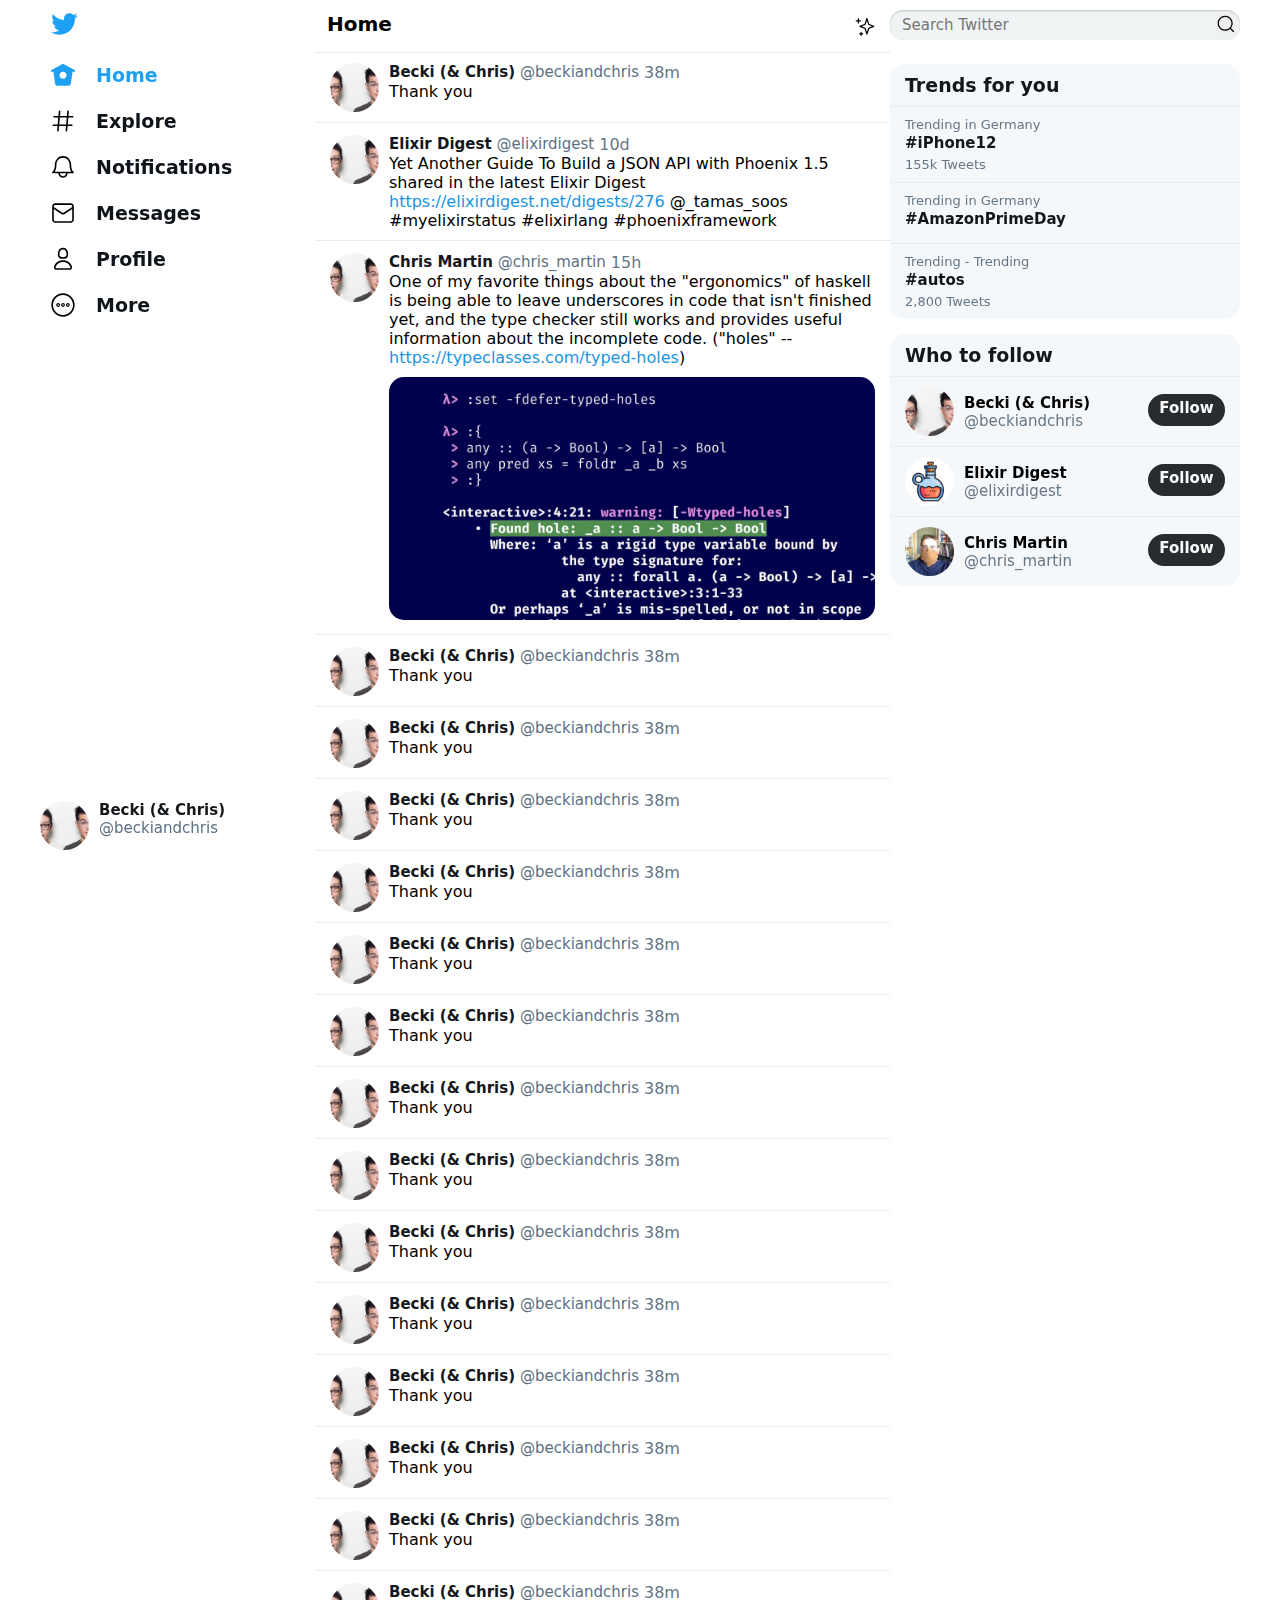
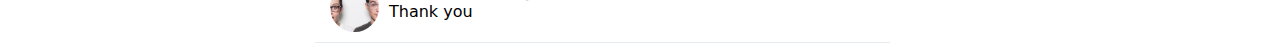
<file: index.html>
<!DOCTYPE html>
<html lang="en">

<head>
    <meta charset="UTF-8">
    <meta http-equiv="X-UA-Compatible" content="IE=edge">
    <meta name="viewport" content="width=device-width, initial-scale=1.0">
    <link rel="stylesheet" href="style/global.css">
    <link rel="stylesheet" href="style/blocks/layout.css">
    <link rel="stylesheet" href="style/blocks/brand.css">
    <link rel="stylesheet" href="style/blocks/sidebar-menu.css">
    <link rel="stylesheet" href="style/blocks/tweet.css">
    <link rel="stylesheet" href="style/blocks/trends-for-you.css">
    <link rel="stylesheet" href="style/blocks/who-to-follow.css">
    <link rel="stylesheet" href="style/blocks/search.css">
    <link rel="stylesheet" href="style/blocks/sidebar-user.css">
    <script src="script/index.js" defer></script>
    <title>Twitter</title>
</head>

<body>
    <div class="layout">
        <div class="layout__left-sidebar">
            <img src="svg/twitter.svg" alt="brand" class="brand">
            <div class="sidebar-menu">
                <div class="sidebar-menu__item sidebar-menu__item--active">
                    <img src="svg/home.svg" alt="home" class="sidebar-menu__item-icon">
                    Home
                </div>
                <div class="sidebar-menu__item">
                    <img src="svg/explore.svg" alt="explore" class="sidebar-menu__item-icon">
                    Explore
                </div>
                <div class="sidebar-menu__item">
                    <img src="svg/notifications.svg" alt="notifications" class="sidebar-menu__item-icon">
                    Notifications
                </div>
                <div class="sidebar-menu__item">
                    <img src="svg/messages.svg" alt="messages" class="sidebar-menu__item-icon">
                    Messages
                </div>
                <button style="width: 100% ; height: 100%; border: 0px; background-color: #fff;">
                    <div class="sidebar-menu__item" id="sidebar-menu__profile__container">
                        <img src="svg/profile.svg" alt="profile" class="sidebar-menu__item-icon">
                        <a href="#" class="sidebar-menue__profile">Profile</a>
                    </div>
                </button>
                <div class="sidebar-menu__item">
                    <img src="svg/more.svg" alt="more" class="sidebar-menu__item-icon">
                    More
                </div>
            </div>
            <div class="sidebar-user__item">
                <img class="tweet__author-logo" src="./images/profile-image-1.jpg" />
                <div class="tweet__main">
                    <div class="tweet__author-name">
                        Becki (& Chris)
                    </div>
                    <div class="tweet__author-slug">
                        @beckiandchris
                    </div>
                </div>
            </div>
        </div>
        <div class="layout__main">
            <div class="main__layout-home">
                Home
                <button class="main-home-icon" type="button">
                    <img src="svg/stars.svg" alt="search">
                </button>
            </div>
            <div class="tweet">
                <img class="tweet__author-logo" src="./images/profile-image-1.jpg" />
                <div class="tweet__main">
                    <div class="tweet__header">
                        <div class="tweet__author-name">
                            Becki (& Chris)
                        </div>
                        <div class="tweet__author-slug">
                            @beckiandchris
                        </div>
                        <div class="tweet__publish-time">
                            38m
                        </div>
                    </div>
                    <div class="tweet__content">
                        Thank you
                    </div>
                </div>
            </div>
            <div class="tweet">
                <img class="tweet__author-logo" src="./images/profile-image-1.jpg" />
                <div class="tweet__main">
                    <div class="tweet__header">
                        <div class="tweet__author-name">
                            Elixir Digest
                        </div>
                        <div class="tweet__author-slug">
                            @elixirdigest
                        </div>
                        <div class="tweet__publish-time">
                            10d
                        </div>
                    </div>
                    <div class="tweet__content">
                        Yet Another Guide To Build a JSON API with Phoenix 1.5 shared in
                        the latest Elixir Digest
                        <a href="https://elixirdigest.net/digests/276">https://elixirdigest.net/digests/276</a>
                        @_tamas_soos #myelixirstatus #elixirlang #phoenixframework
                    </div>
                </div>
            </div>

            <div class="tweet">
                <img class="tweet__author-logo" src="./images/profile-image-1.jpg" />
                <div class="tweet__main">
                    <div class="tweet__header">
                        <div class="tweet__author-name">
                            Chris Martin
                        </div>
                        <div class="tweet__author-slug">
                            @chris_martin
                        </div>
                        <div class="tweet__publish-time">
                            15h
                        </div>
                    </div>
                    <div class="tweet__content">
                        One of my favorite things about the "ergonomics" of haskell is
                        being able to leave underscores in code that isn't finished yet,
                        and the type checker still works and provides useful information
                        about the incomplete code. ("holes" --
                        <a href="https://typeclasses.com/typed-holes">https://typeclasses.com/typed-holes</a>)
                        <img class="tweet__image" src="./images/post-image-1.jpeg" />
                    </div>
                </div>
            </div>

            <div class="tweet">
                <img class="tweet__author-logo" src="./images/profile-image-1.jpg" />
                <div class="tweet__main">
                    <div class="tweet__header">
                        <div class="tweet__author-name">
                            Becki (& Chris)
                        </div>
                        <div class="tweet__author-slug">
                            @beckiandchris
                        </div>
                        <div class="tweet__publish-time">
                            38m
                        </div>
                    </div>
                    <div class="tweet__content">
                        Thank you
                    </div>
                </div>
            </div>

            <div class="tweet">
                <img class="tweet__author-logo" src="./images/profile-image-1.jpg" />
                <div class="tweet__main">
                    <div class="tweet__header">
                        <div class="tweet__author-name">
                            Becki (& Chris)
                        </div>
                        <div class="tweet__author-slug">
                            @beckiandchris
                        </div>
                        <div class="tweet__publish-time">
                            38m
                        </div>
                    </div>
                    <div class="tweet__content">
                        Thank you
                    </div>
                </div>
            </div>

            <div class="tweet">
                <img class="tweet__author-logo" src="./images/profile-image-1.jpg" />
                <div class="tweet__main">
                    <div class="tweet__header">
                        <div class="tweet__author-name">
                            Becki (& Chris)
                        </div>
                        <div class="tweet__author-slug">
                            @beckiandchris
                        </div>
                        <div class="tweet__publish-time">
                            38m
                        </div>
                    </div>
                    <div class="tweet__content">
                        Thank you
                    </div>
                </div>
            </div>
            <div class="tweet">
                <img class="tweet__author-logo" src="./images/profile-image-1.jpg" />
                <div class="tweet__main">
                    <div class="tweet__header">
                        <div class="tweet__author-name">
                            Becki (& Chris)
                        </div>
                        <div class="tweet__author-slug">
                            @beckiandchris
                        </div>
                        <div class="tweet__publish-time">
                            38m
                        </div>
                    </div>
                    <div class="tweet__content">
                        Thank you
                    </div>
                </div>
            </div>
            <div class="tweet">
                <img class="tweet__author-logo" src="./images/profile-image-1.jpg" />
                <div class="tweet__main">
                    <div class="tweet__header">
                        <div class="tweet__author-name">
                            Becki (& Chris)
                        </div>
                        <div class="tweet__author-slug">
                            @beckiandchris
                        </div>
                        <div class="tweet__publish-time">
                            38m
                        </div>
                    </div>
                    <div class="tweet__content">
                        Thank you
                    </div>
                </div>
            </div>
            <div class="tweet">
                <img class="tweet__author-logo" src="./images/profile-image-1.jpg" />
                <div class="tweet__main">
                    <div class="tweet__header">
                        <div class="tweet__author-name">
                            Becki (& Chris)
                        </div>
                        <div class="tweet__author-slug">
                            @beckiandchris
                        </div>
                        <div class="tweet__publish-time">
                            38m
                        </div>
                    </div>
                    <div class="tweet__content">
                        Thank you
                    </div>
                </div>
            </div>
            <div class="tweet">
                <img class="tweet__author-logo" src="./images/profile-image-1.jpg" />
                <div class="tweet__main">
                    <div class="tweet__header">
                        <div class="tweet__author-name">
                            Becki (& Chris)
                        </div>
                        <div class="tweet__author-slug">
                            @beckiandchris
                        </div>
                        <div class="tweet__publish-time">
                            38m
                        </div>
                    </div>
                    <div class="tweet__content">
                        Thank you
                    </div>
                </div>
            </div>
            <div class="tweet">
                <img class="tweet__author-logo" src="./images/profile-image-1.jpg" />
                <div class="tweet__main">
                    <div class="tweet__header">
                        <div class="tweet__author-name">
                            Becki (& Chris)
                        </div>
                        <div class="tweet__author-slug">
                            @beckiandchris
                        </div>
                        <div class="tweet__publish-time">
                            38m
                        </div>
                    </div>
                    <div class="tweet__content">
                        Thank you
                    </div>
                </div>
            </div>
            <div class="tweet">
                <img class="tweet__author-logo" src="./images/profile-image-1.jpg" />
                <div class="tweet__main">
                    <div class="tweet__header">
                        <div class="tweet__author-name">
                            Becki (& Chris)
                        </div>
                        <div class="tweet__author-slug">
                            @beckiandchris
                        </div>
                        <div class="tweet__publish-time">
                            38m
                        </div>
                    </div>
                    <div class="tweet__content">
                        Thank you
                    </div>
                </div>
            </div>
            <div class="tweet">
                <img class="tweet__author-logo" src="./images/profile-image-1.jpg" />
                <div class="tweet__main">
                    <div class="tweet__header">
                        <div class="tweet__author-name">
                            Becki (& Chris)
                        </div>
                        <div class="tweet__author-slug">
                            @beckiandchris
                        </div>
                        <div class="tweet__publish-time">
                            38m
                        </div>
                    </div>
                    <div class="tweet__content">
                        Thank you
                    </div>
                </div>
            </div>
            <div class="tweet">
                <img class="tweet__author-logo" src="./images/profile-image-1.jpg" />
                <div class="tweet__main">
                    <div class="tweet__header">
                        <div class="tweet__author-name">
                            Becki (& Chris)
                        </div>
                        <div class="tweet__author-slug">
                            @beckiandchris
                        </div>
                        <div class="tweet__publish-time">
                            38m
                        </div>
                    </div>
                    <div class="tweet__content">
                        Thank you
                    </div>
                </div>
            </div>
            <div class="tweet">
                <img class="tweet__author-logo" src="./images/profile-image-1.jpg" />
                <div class="tweet__main">
                    <div class="tweet__header">
                        <div class="tweet__author-name">
                            Becki (& Chris)
                        </div>
                        <div class="tweet__author-slug">
                            @beckiandchris
                        </div>
                        <div class="tweet__publish-time">
                            38m
                        </div>
                    </div>
                    <div class="tweet__content">
                        Thank you
                    </div>
                </div>
            </div>
            <div class="tweet">
                <img class="tweet__author-logo" src="./images/profile-image-1.jpg" />
                <div class="tweet__main">
                    <div class="tweet__header">
                        <div class="tweet__author-name">
                            Becki (& Chris)
                        </div>
                        <div class="tweet__author-slug">
                            @beckiandchris
                        </div>
                        <div class="tweet__publish-time">
                            38m
                        </div>
                    </div>
                    <div class="tweet__content">
                        Thank you
                    </div>
                </div>
            </div>
            <div class="tweet">
                <img class="tweet__author-logo" src="./images/profile-image-1.jpg" />
                <div class="tweet__main">
                    <div class="tweet__header">
                        <div class="tweet__author-name">
                            Becki (& Chris)
                        </div>
                        <div class="tweet__author-slug">
                            @beckiandchris
                        </div>
                        <div class="tweet__publish-time">
                            38m
                        </div>
                    </div>
                    <div class="tweet__content">
                        Thank you
                    </div>
                </div>
            </div>
        </div>
        <div class="layout__right-sidebar-container">
            <div class="layout__right-search">
                <form id="nav-search" class="layout__right-search-form" action="/search" role="search">
                    <input id="search-query" class="search-input" type="text" placeholder="Search Twitter" />
                    <button class="search-icon" type="submit">
                        <img src="svg/search.svg" alt="search">
                    </button>
                </form>
            </div>
            <div class="layout__right-sidebar">
                <div class="trends-for-you">
                    <div class="trends-for-you__block">
                        <div class="trends-for-you__heading">
                            Trends for you
                        </div>
                    </div>
                    <div class="trends-for-you__block">
                        <div class="trends-for-you__meta-information">
                            Trending in Germany
                        </div>
                        <div class="trends-for-you__trend-name">
                            #iPhone12
                        </div>
                        <div class="trends-for-you__meta-information">
                            155k Tweets
                        </div>
                    </div>
                    <div class="trends-for-you__block">
                        <div class="trends-for-you__meta-information">
                            Trending in Germany
                        </div>
                        <div class="trends-for-you__trend-name">
                            #AmazonPrimeDay
                        </div>
                    </div>
                    <div class="trends-for-you__block">
                        <div class="trends-for-you__meta-information">
                            Trending - Trending
                        </div>
                        <div class="trends-for-you__trend-name">
                            #autos
                        </div>
                        <div class="trends-for-you__meta-information">
                            2,800 Tweets
                        </div>
                    </div>
                </div>
                <div class="who-to-follow">
                    <div class="who-to-follow__block">
                        <div class="who-to-follow__heading">
                            Who to follow
                        </div>
                    </div>
                    <div class="who-to-follow__block">
                        <img class="who-to-follow__author-logo" src="./images/profile-image-1.jpg" />
                        <div class="who-to-follow__content">
                            <div>
                                <div class="who-to-follow__author-name">
                                    Becki (& Chris)
                                </div>
                                <div class="who-to-follow__author-slug">
                                    @beckiandchris
                                </div>
                            </div>
                            <div class="who-to-follow__button">
                                Follow
                            </div>
                        </div>
                    </div>
                    <div class="who-to-follow__block">
                        <img class="who-to-follow__author-logo" src="./images/profile-image-2.png" />
                        <div class="who-to-follow__content">
                            <div>
                                <div class="who-to-follow__author-name">
                                    Elixir Digest
                                </div>
                                <div class="who-to-follow__author-slug">
                                    @elixirdigest
                                </div>
                            </div>
                            <div class="who-to-follow__button">
                                Follow
                            </div>
                        </div>
                    </div>

                    <div class="who-to-follow__block">
                        <img class="who-to-follow__author-logo" src="./images/profile-image-3.jpg" />
                        <div class="who-to-follow__content">
                            <div>
                                <div class="who-to-follow__author-name">
                                    Chris Martin
                                </div>
                                <div class="who-to-follow__author-slug">
                                    @chris_martin
                                </div>
                            </div>
                            <div class="who-to-follow__button">
                                Follow
                            </div>
                        </div>
                    </div>
                </div>
            </div>
        </div>
    </div>
</body>

</html>
</file>
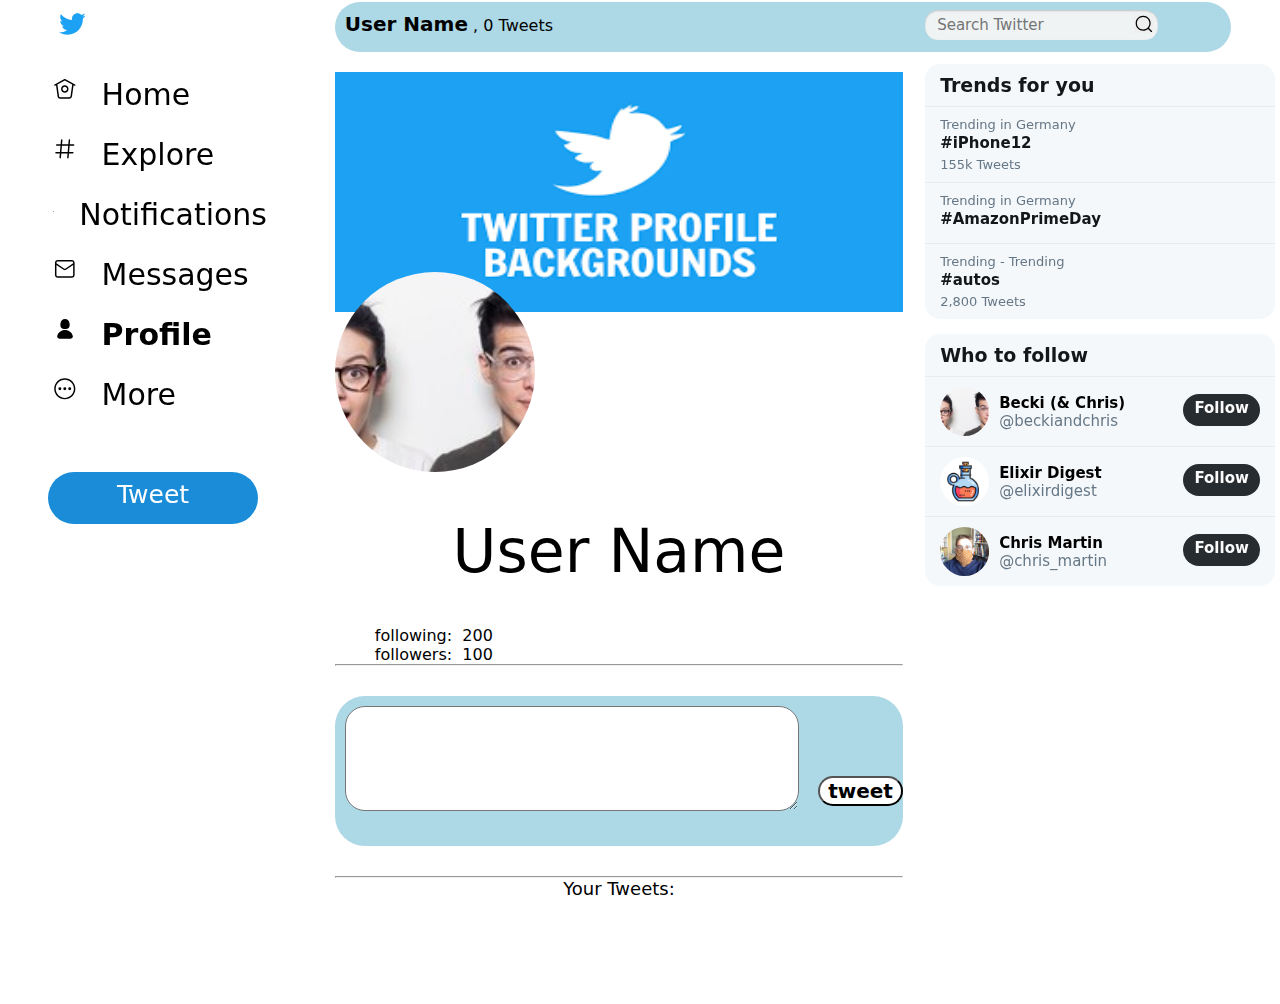
<file: profile.html>
<!DOCTYPE html>
<html lang="en">

<head>
    <meta charset="UTF-8">
    <meta http-equiv="X-UA-Compatible" content="IE=edge">
    <meta name="viewport" content="width=device-width, initial-scale=1.0">
    <title>Profile Page</title>

    <link rel="stylesheet" href="style/global.css">
    <link rel="stylesheet" href="style/blocks/layout.css">
    <link rel="stylesheet" href="style/blocks/brand.css">
    <link rel="stylesheet" href="style/blocks/sidebar-menu.css">
    <link rel="stylesheet" href="style/blocks/tweet.css">
    <link rel="stylesheet" href="style/blocks/trends-for-you.css">
    <link rel="stylesheet" href="style/blocks/who-to-follow.css">
    <link rel="stylesheet" href="style/blocks/search.css">


    <link rel="stylesheet" href="style/profile-style.css">

    <script src="script/profile.js" defer></script>
</head>

<body>
    <header>
        <div id="header-content-container">
            <div id="logo">
                <a href="index.html">
                    <img src="images/twitter.svg" alt="twitter logo" class="brand">
                </a>
            </div>
            <div id="nav-bar">
                <a href="index.html" style="text-decoration: none; color: black;">
                    <div class="nav-bar-item">
                        <div class="nav-bar-item-icon">
                            <svg viewBox="0 0 24 24" aria-hidden="true"
                                class="r-18jsvk2 r-4qtqp9 r-yyyyoo r-lwhw9o r-dnmrzs r-bnwqim r-1plcrui r-lrvibr">
                                <g>
                                    <path
                                        d="M22.46 7.57L12.357 2.115c-.223-.12-.49-.12-.713 0L1.543 7.57c-.364.197-.5.652-.303 1.017.135.25.394.393.66.393.12 0 .243-.03.356-.09l.815-.44L4.7 19.963c.214 1.215 1.308 2.062 2.658 2.062h9.282c1.352 0 2.445-.848 2.663-2.087l1.626-11.49.818.442c.364.193.82.06 1.017-.304.196-.363.06-.818-.304-1.016zm-4.638 12.133c-.107.606-.703.822-1.18.822H7.36c-.48 0-1.075-.216-1.178-.798L4.48 7.69 12 3.628l7.522 4.06-1.7 12.015z">
                                    </path>
                                    <path
                                        d="M8.22 12.184c0 2.084 1.695 3.78 3.78 3.78s3.78-1.696 3.78-3.78-1.695-3.78-3.78-3.78-3.78 1.696-3.78 3.78zm6.06 0c0 1.258-1.022 2.28-2.28 2.28s-2.28-1.022-2.28-2.28 1.022-2.28 2.28-2.28 2.28 1.022 2.28 2.28z">
                                    </path>
                                </g>
                            </svg>
                        </div>
                        <div class="nav-bar-item-text">
                            Home
                        </div>
                    </div>
                </a>
                <div class="nav-bar-item">
                    <div class="nav-bar-item-icon">
                        <svg viewBox="0 0 24 24" aria-hidden="true"
                            class="r-18jsvk2 r-4qtqp9 r-yyyyoo r-lwhw9o r-dnmrzs r-bnwqim r-1plcrui r-lrvibr">
                            <g>
                                <path
                                    d="M21 7.337h-3.93l.372-4.272c.036-.412-.27-.775-.682-.812-.417-.03-.776.27-.812.683l-.383 4.4h-6.32l.37-4.27c.037-.413-.27-.776-.68-.813-.42-.03-.777.27-.813.683l-.382 4.4H3.782c-.414 0-.75.337-.75.75s.336.75.75.75H7.61l-.55 6.327H3c-.414 0-.75.336-.75.75s.336.75.75.75h3.93l-.372 4.272c-.036.412.27.775.682.812l.066.003c.385 0 .712-.295.746-.686l.383-4.4h6.32l-.37 4.27c-.036.413.27.776.682.813l.066.003c.385 0 .712-.295.746-.686l.382-4.4h3.957c.413 0 .75-.337.75-.75s-.337-.75-.75-.75H16.39l.55-6.327H21c.414 0 .75-.336.75-.75s-.336-.75-.75-.75zm-6.115 7.826h-6.32l.55-6.326h6.32l-.55 6.326z">
                                </path>
                            </g>
                        </svg>
                    </div>
                    <div class="nav-bar-item-text">
                        Explore
                    </div>
                </div>
                <div class="nav-bar-item">
                    <div class="nav-bar-item-icon">
                        <svg viewBox="0 0 24 24" aria-hidden="true"
                            class="r-18jsvk2 r-4qtqp9 r-yyyyoo r-lwhw9o r-dnmrzs r-bnwqim r-1plcrui r-lrvibr">
                            <g>
                                <path
                                    d="M21.697 16.468c-.02-.016-2.14-1.64-2.103-6.03.02-2.532-.812-4.782-2.347-6.335C15.872 2.71 14.01 1.94 12.005 1.93h-.013c-2.004.01-3.866.78-5.242 2.174-1.534 1.553-2.368 3.802-2.346 6.334.037 4.33-2.02 5.967-2.102 6.03-.26.193-.366.53-.265.838.102.308.39.515.712.515h4.92c.102 2.31 1.997 4.16 4.33 4.16s4.226-1.85 4.327-4.16h4.922c.322 0 .61-.206.71-.514.103-.307-.003-.645-.263-.838zM12 20.478c-1.505 0-2.73-1.177-2.828-2.658h5.656c-.1 1.48-1.323 2.66-2.828 2.66zM4.38 16.32c.74-1.132 1.548-3.028 1.524-5.896-.018-2.16.644-3.982 1.913-5.267C8.91 4.05 10.397 3.437 12 3.43c1.603.008 3.087.62 4.18 1.728 1.27 1.285 1.933 3.106 1.915 5.267-.024 2.868.785 4.765 1.525 5.896H4.38z">
                                </path>
                            </g>
                        </svg>
                    </div>
                    <div class="nav-bar-item-text">
                        Notifications
                    </div>
                </div>
                <div class="nav-bar-item">
                    <div class="nav-bar-item-icon">
                        <svg viewBox="0 0 24 24" aria-hidden="true"
                            class="r-18jsvk2 r-4qtqp9 r-yyyyoo r-lwhw9o r-dnmrzs r-bnwqim r-1plcrui r-lrvibr">
                            <g>
                                <path
                                    d="M19.25 3.018H4.75C3.233 3.018 2 4.252 2 5.77v12.495c0 1.518 1.233 2.753 2.75 2.753h14.5c1.517 0 2.75-1.235 2.75-2.753V5.77c0-1.518-1.233-2.752-2.75-2.752zm-14.5 1.5h14.5c.69 0 1.25.56 1.25 1.25v.714l-8.05 5.367c-.273.18-.626.182-.9-.002L3.5 6.482v-.714c0-.69.56-1.25 1.25-1.25zm14.5 14.998H4.75c-.69 0-1.25-.56-1.25-1.25V8.24l7.24 4.83c.383.256.822.384 1.26.384.44 0 .877-.128 1.26-.383l7.24-4.83v10.022c0 .69-.56 1.25-1.25 1.25z">
                                </path>
                            </g>
                        </svg>
                    </div>
                    <div class="nav-bar-item-text">
                        <span class="css-901oao css-16my406 r-poiln3 r-bcqeeo r-qvutc0">Messages</span>
                    </div>
                </div>
                <div class="nav-bar-item">
                    <div class="nav-bar-item-icon">

                        <svg viewBox="0 0 24 24" aria-hidden="true"
                            class="r-18jsvk2 r-4qtqp9 r-yyyyoo r-lwhw9o r-dnmrzs r-bnwqim r-1plcrui r-lrvibr">
                            <g>
                                <path
                                    d="M12.225 12.165c-1.356 0-2.872-.15-3.84-1.256-.814-.93-1.077-2.368-.805-4.392.38-2.826 2.116-4.513 4.646-4.513s4.267 1.687 4.646 4.513c.272 2.024.008 3.46-.806 4.392-.97 1.106-2.485 1.255-3.84 1.255zm5.849 9.85H6.376c-.663 0-1.25-.28-1.65-.786-.422-.534-.576-1.27-.41-1.968.834-3.53 4.086-5.997 7.908-5.997s7.074 2.466 7.91 5.997c.164.698.01 1.434-.412 1.967-.4.505-.985.785-1.648.785z">
                                </path>
                            </g>
                        </svg>
                    </div>
                    <div class="nav-bar-item-text">
                        <span class="css-901oao css-16my406 r-poiln3 r-bcqeeo r-qvutc0"> <strong>
                                Profile</strong></span>
                    </div>
                </div>
                <div class="nav-bar-item">
                    <div class="nav-bar-item-icon">
                        <svg viewBox="0 0 24 24" aria-hidden="true"
                            class="r-18jsvk2 r-4qtqp9 r-yyyyoo r-lwhw9o r-dnmrzs r-bnwqim r-1plcrui r-lrvibr">
                            <g>
                                <circle cx="17" cy="12" r="1.5"></circle>
                                <circle cx="12" cy="12" r="1.5"></circle>
                                <circle cx="7" cy="12" r="1.5"></circle>
                                <path
                                    d="M12 22.75C6.072 22.75 1.25 17.928 1.25 12S6.072 1.25 12 1.25 22.75 6.072 22.75 12 17.928 22.75 12 22.75zm0-20C6.9 2.75 2.75 6.9 2.75 12S6.9 21.25 12 21.25s9.25-4.15 9.25-9.25S17.1 2.75 12 2.75z">
                                </path>
                            </g>
                        </svg>
                    </div>
                    <div class="nav-bar-item-text">
                        <span class="css-901oao css-16my406 r-poiln3 r-bcqeeo r-qvutc0">More</span> </div>
                </div>
            </div>
            <div id="tweet-button"onclick="focusNewTweetBox();"> Tweet </div>
            <div id="account"></div>
        </div>
    </header>
    <main>
        <div id="tweets-container">
            <div id="profile-title">
                <span class="user-name" id="profile-name-in-profile-page" style="font-size:20px"> <b>User
                        Name</b></span>
                <span> , </span>
                <span id="number-tweets">0</span>
                <span> Tweets </span>
            </div>
            <div style="height: 70px;"> </div>
            <div id="profile-background-image">
                <img src="images/profile-cover-photo.png" alt="profile cover photo "
                    style="width: 100%; height: 120%;">
            </div>

            <div id="profile-personal-image">
                <img src="images/profile-image-1.jpg" alt="profile image"
                    style="width: 200px; height: 200px; border-radius: 100px;">
            </div>

            <div id="profile-name" class="user-name">User Name</div>

            <div id="follow-status">
                <div style="margin-left: 40px;">
                    <span> following:&nbsp;</span>
                    <span id="number-following">200</span>
                </div>
                <div style="margin-left: 40px;">
                    <span> followers:&nbsp;</span>
                    <span id="number-followers">100</span>
                </div>
            </div>

            <hr>


            <div id="new-tweet-box">
                <textarea id="new-tweet-box-content" onfocus="setInterval(controlTweetLength, 500);"></textarea>
                <button id="new-tweet-box-submit" onclick="handleTweet();"> <b>tweet</b> </button>
                <div id="tweet-too-long-warning"></div>
            </div>

            <hr>


            <label for="tweets-list" style="display: block; text-align: center; font-size: large; height: 50px;">Your
                Tweets: </label>
            <div id="tweets-list">

            </div>
        </div>
        <div class="layout__right-sidebar-container" style="margin-left: 20px;">
            <div class="layout__right-search">
                <form id="nav-search" class="layout__right-search-form" action="/search" role="search">
                    <input id="search-query" class="search-input" type="text" placeholder="Search Twitter">
                    <button class="search-icon" type="submit">
                        <img src="svg/search.svg" alt="search">
                    </button>
                </form>
            </div>
            <div class="layout__right-sidebar">
                <div class="trends-for-you">
                    <div class="trends-for-you__block">
                        <div class="trends-for-you__heading">
                            Trends for you
                        </div>
                    </div>
                    <div class="trends-for-you__block">
                        <div class="trends-for-you__meta-information">
                            Trending in Germany
                        </div>
                        <div class="trends-for-you__trend-name">
                            #iPhone12
                        </div>
                        <div class="trends-for-you__meta-information">
                            155k Tweets
                        </div>
                    </div>
                    <div class="trends-for-you__block">
                        <div class="trends-for-you__meta-information">
                            Trending in Germany
                        </div>
                        <div class="trends-for-you__trend-name">
                            #AmazonPrimeDay
                        </div>
                    </div>
                    <div class="trends-for-you__block">
                        <div class="trends-for-you__meta-information">
                            Trending - Trending
                        </div>
                        <div class="trends-for-you__trend-name">
                            #autos
                        </div>
                        <div class="trends-for-you__meta-information">
                            2,800 Tweets
                        </div>
                    </div>
                </div>
                <div class="who-to-follow">
                    <div class="who-to-follow__block">
                        <div class="who-to-follow__heading">
                            Who to follow
                        </div>
                    </div>
                    <div class="who-to-follow__block">
                        <img class="who-to-follow__author-logo" src="./images/profile-image-1.jpg">
                        <div class="who-to-follow__content">
                            <div>
                                <div class="who-to-follow__author-name">
                                    Becki (&amp; Chris)
                                </div>
                                <div class="who-to-follow__author-slug">
                                    @beckiandchris
                                </div>
                            </div>
                            <div class="who-to-follow__button">
                                Follow
                            </div>
                        </div>
                    </div>
                    <div class="who-to-follow__block">
                        <img class="who-to-follow__author-logo" src="./images/profile-image-2.png">
                        <div class="who-to-follow__content">
                            <div>
                                <div class="who-to-follow__author-name">
                                    Elixir Digest
                                </div>
                                <div class="who-to-follow__author-slug">
                                    @elixirdigest
                                </div>
                            </div>
                            <div class="who-to-follow__button">
                                Follow
                            </div>
                        </div>
                    </div>

                    <div class="who-to-follow__block">
                        <img class="who-to-follow__author-logo" src="./images/profile-image-3.jpg">
                        <div class="who-to-follow__content">
                            <div>
                                <div class="who-to-follow__author-name">
                                    Chris Martin
                                </div>
                                <div class="who-to-follow__author-slug">
                                    @chris_martin
                                </div>
                            </div>
                            <div class="who-to-follow__button">
                                Follow
                            </div>
                        </div>
                    </div>
                </div>
            </div>
        </div>
    </main>
</body>

</html>
</file>
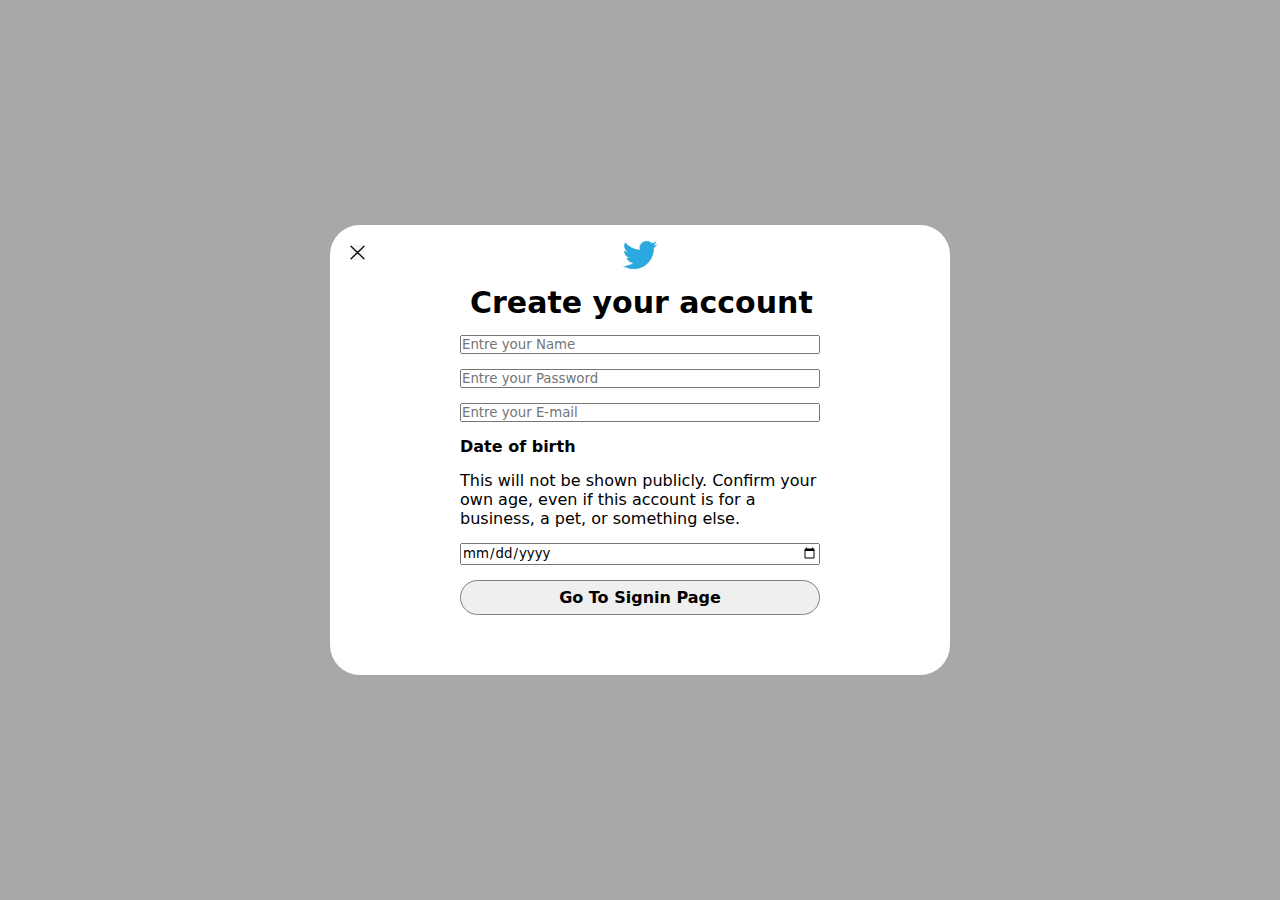
<file: Regiser.html>
<!DOCTYPE html>
<html lang="en">

<head>
    <meta charset="UTF-8">
    <meta http-equiv="X-UA-Compatible" content="IE=edge">
    <meta name="viewport" content="width=device-width, initial-scale=1.0">
    <title>Regiser</title>
    <link rel="stylesheet" href="style/global.css">
    <link rel="stylesheet" href="style/style2.css" />
</head>

<body>

    <body>
        <div class="container">
            <div class="dialog">
                <div class="header">
                    <img src="assets/logo.jpg" alt="Twitter-Logo" class="logo" />

                    <img src="assets/close.png" alt="Close" class="close" />
                </div>
                <!-- onsubmit="return validateForm()" -->
                <form class="wrapper" name="myForm" id="form" action="Twitter.html" onsubmit="store()" method="GET">
                    <h2 style="margin-left: 10px; float: left;">Create your account</h2>
                    <input type="text" class="input" placeholder="Entre your Name" pattern="[A-Za-z]{5,}" name="fname"
                        id="UserName" required>
                    <input type="password" class="input" placeholder="Entre your Password" pattern="([A-z0-9À-ž\s]){3,}"
                        name="fpass" id="PassWord" required>
                    <input type="email" class="input" placeholder="Entre your E-mail" name="femail" id="EmailAddress"
                        required>
                    <h4 class="dateofbirth">Date of birth</h4>
                    <p class="note">This will not be shown publicly. Confirm your own age, even if this account is for a
                        business, a pet, or something else.
                    </p>
                    <input type="date" id="birthday" name="fbirthday" class="input" min="1930-01-01" max="2005-01-01"
                        required>
                    <button class="next" type="submit" id="sumbits">
                        Go To Signin Page
                    </button>
                </form>

            </div>

        </div>
        <script src="script/main2.js"></script>
    </body>

</html>
</body>

</html>
</file>
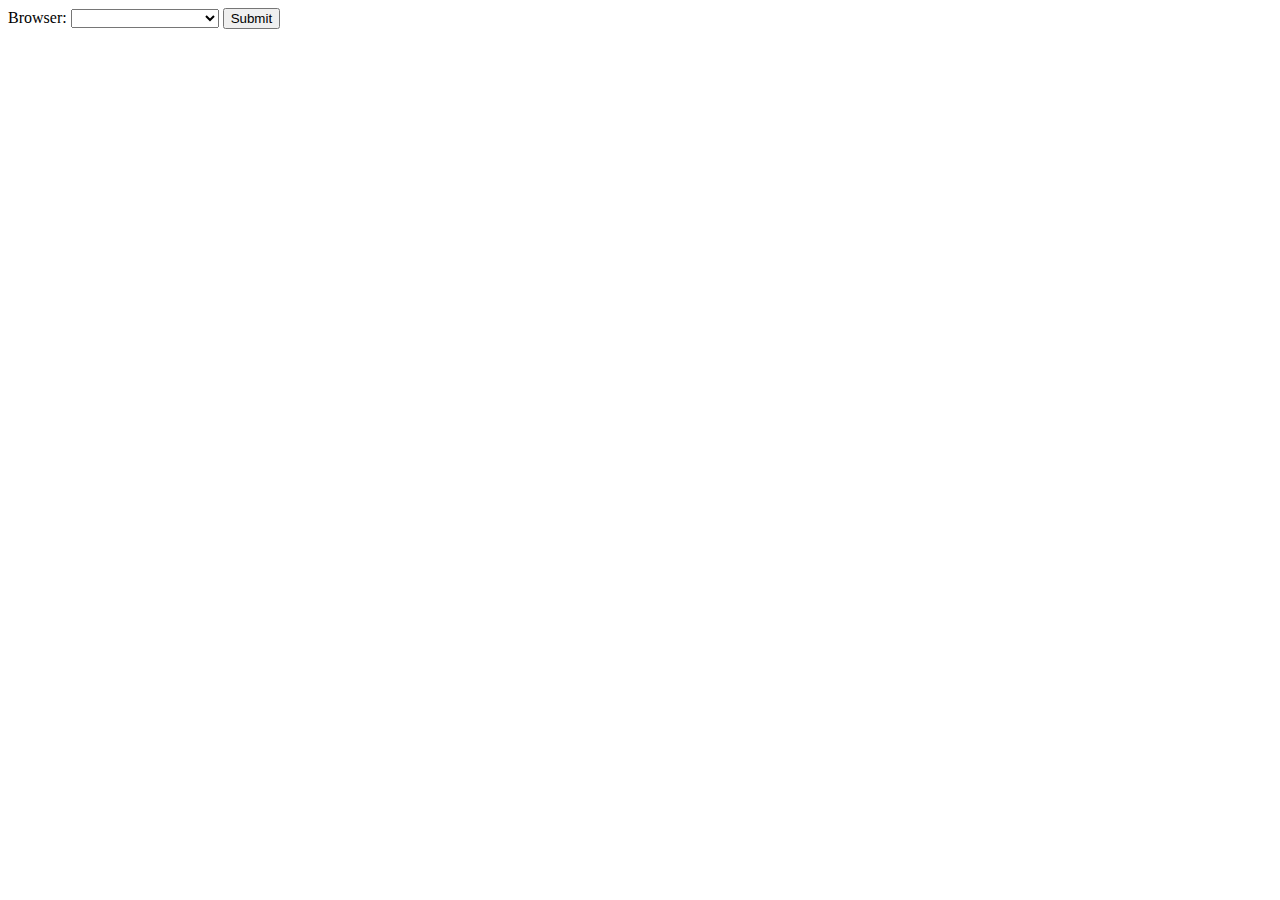
<file: test.html>
<!DOCTYPE html>
<html>
<script>
    function toggleField(hideObj, showObj) {
        hideObj.disabled = true;
        hideObj.style.display = 'none';
        showObj.disabled = false;
        showObj.style.display = 'inline';
        showObj.focus();
    }
</script>

<body>
    <form name="BrowserSurvey" action="#">
        Browser: <select name="browser" onchange="if(this.options[this.selectedIndex].value=='customOption'){
              toggleField(this,this.nextSibling);
              this.selectedIndex='0';
          }">
            <option></option>
            <option value="customOption">[type a custom value]</option>
            <option>Chrome</option>
            <option>Firefox</option>
            <option>Internet Explorer</option>
            <option>Opera</option>
            <option>Safari</option>
        </select><input name="browser" style="display:none;" disabled="disabled" onblur="if(this.value==''){toggleField(this,this.previousSibling);}">
        <input type="submit" value="Submit">
    </form>
</body>

</html>
</file>
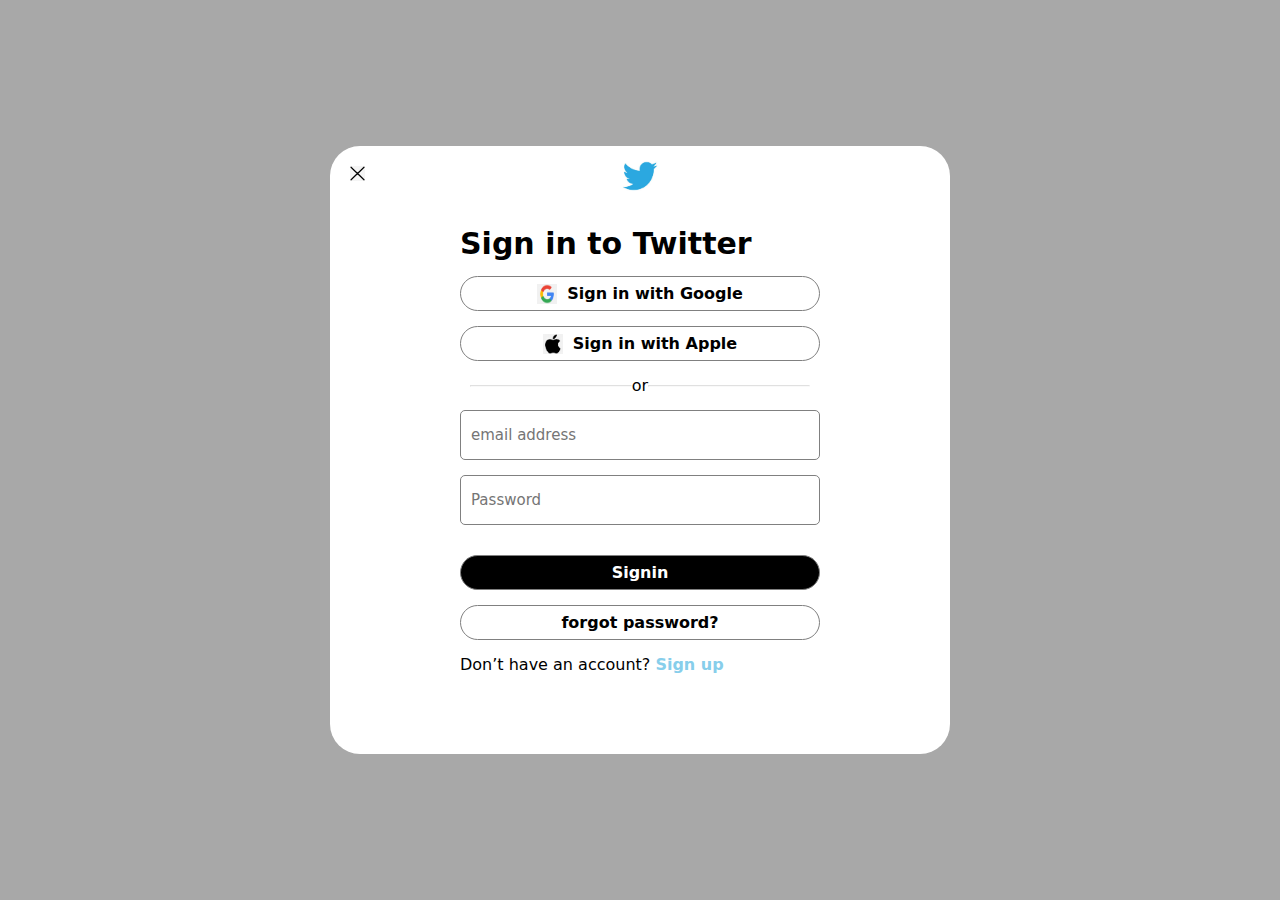
<file: Twitter.html>
<!DOCTYPE html>
<html lang="en">

<head>
    <meta charset="UTF-8">
    <meta http-equiv="X-UA-Compatible" content="IE=edge">
    <meta name="viewport" content="width=device-width, initial-scale=1.0">
    <link rel="stylesheet" href="style/global.css">
    <link rel="stylesheet" href="style/style.css">
    <title>Twitter-signin</title>
</head>

<body>
    <div class="container">
        <div class="dialog">
            <div class="header">
                <img src="assets/logo.jpg" alt="Twitter-Logo" class="logo">

                <img src="assets/close.png" alt="Close" class="close">
            </div>
            <!-- action="Regiser.html" method="get" -->
            <form class="wrapper" onsubmit="check(event)" action="index.html" method="get">
                <h2>Sign in to Twitter</h2>
                <a href="https://accounts.google.com/b/0/AddMailService" target="blank" class="gmail">
                    <button class="gmail-btn" type="button">
                        <img src="assets/google.png" class="gmail-logo">
                        <span>Sign in with Google</span>
                    </button>
                </a>

                <button class="apple">
                    <img src="assets/apple.png" class="apple-logo">
                    <span>Sign in with Apple</span>
                </button>
                <div class="or">
                    <hr>
                    <span>or</span>
                    <hr>
                </div>
                <input type="email" placeholder="email address" name="email" class="text" id="emailaddress" required>
                <input type="password" placeholder="Password" class="password" id="password" required>
                <span id=validemail></span>
                <button class="signin" type="submit">
                    Signin
                </button>
                <button class=" forget ">
                    forgot password?
                </button>
                <p>
                    Don’t have an account?
                    <a href="Regiser.html " class="signup ">Sign up</a>
                </p>
            </form>
        </div>
    </div>
    <script src="script/main2.js">
    </script>
</body>

</html>
</file>
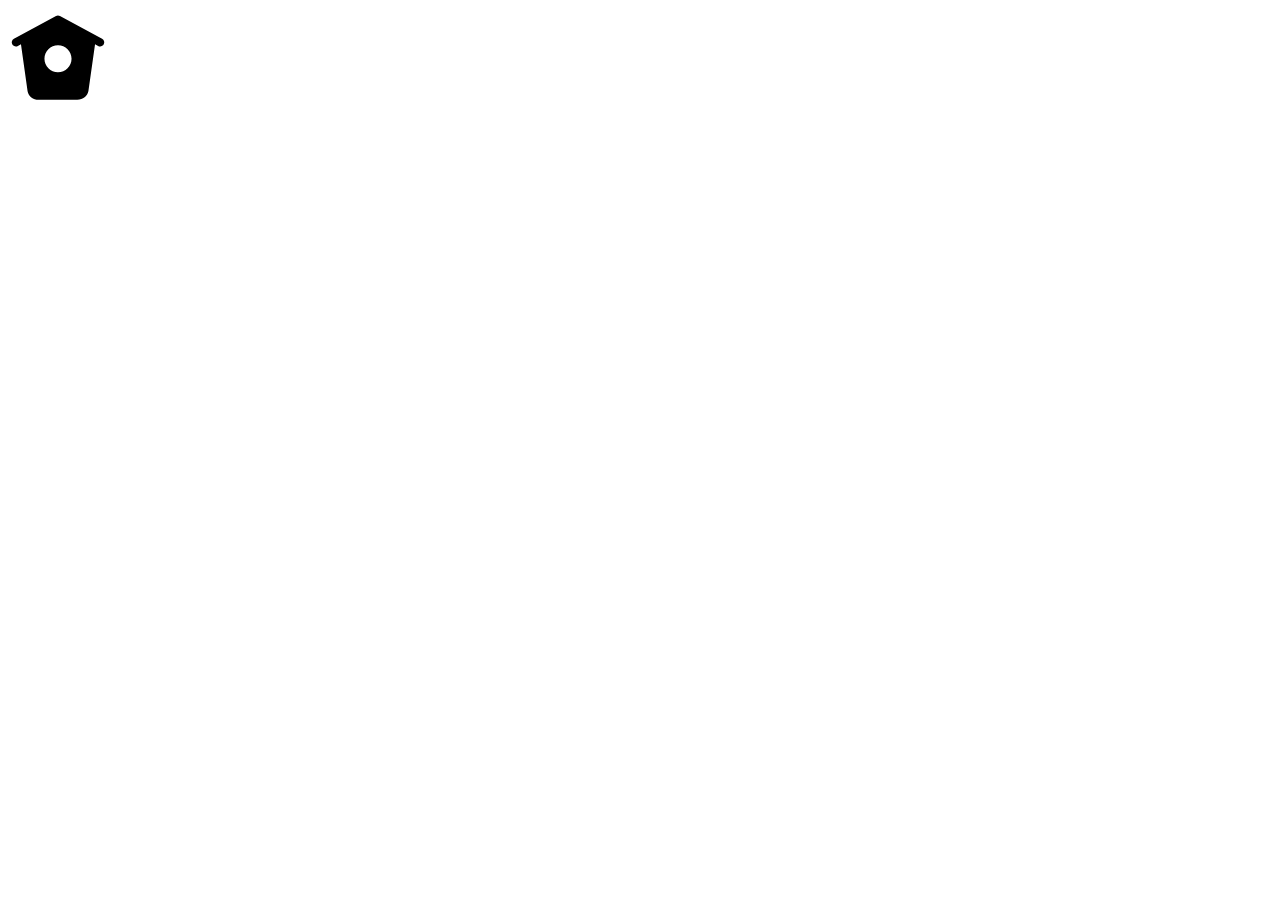
<file: twitter-clone-front-end/test.html>
<!DOCTYPE html>
<html lang="en">
<head>
    <meta charset="UTF-8">
    <meta http-equiv="X-UA-Compatible" content="IE=edge">
    <meta name="viewport" content="width=device-width, initial-scale=1.0">
    <title>Document</title>
</head>
<body>

    <div class="test">
        <svg viewBox="0 0 24 24" aria-hidden="true" class="r-18jsvk2 r-4qtqp9 r-yyyyoo r-lwhw9o r-dnmrzs r-bnwqim r-1plcrui r-lrvibr"><g><path d="M22.58 7.35L12.475 1.897c-.297-.16-.654-.16-.95 0L1.425 7.35c-.486.264-.667.87-.405 1.356.18.335.525.525.88.525.16 0 .324-.038.475-.12l.734-.396 1.59 11.25c.216 1.214 1.31 2.062 2.66 2.062h9.282c1.35 0 2.444-.848 2.662-2.088l1.588-11.225.737.398c.485.263 1.092.082 1.354-.404.263-.486.08-1.093-.404-1.355zM12 15.435c-1.795 0-3.25-1.455-3.25-3.25s1.455-3.25 3.25-3.25 3.25 1.455 3.25 3.25-1.455 3.25-3.25 3.25z"></path></g></svg>

    </div>

    <style>
        #profile-banner {
            width:30%;
            height: 2000px;
            background-color: red;
            float: left;
        }

        #profile-main{
            background-color: aqua;
            min-height: 500px;
        }

        .test {
            width: 100px;
            height: 100px;
        }

    </style>
</body>
</html>
</file>
<file: style/global.css>
*,
html,
body {
    margin: 0;
    padding: 0;
    box-sizing: border-box;
    font-family: system-ui, -apple-system, BlinkMacSystemFont, "Segoe UI", Roboto, Ubuntu, "Helvetica Neue", sans-serif;
}
</file>
<file: style/blocks/layout.css>
.layout {
    display: grid;
    grid-template-columns: 275px auto 350px;
    margin: 0 auto;
    max-width: 1200px;
}

.layout__right-sidebar {
    position: fixed;
    width: 350px;
}

.main__layout-home {
    position: sticky;
    position: -webkit-sticky;
    top: 0;
    font-size: 20px;
    font-weight: 700;
    width: 100%;
    height: 53px;
    border-bottom: 1px solid #e6ecf0;
    padding: 12px;
    background-color: #fff;

}

.main-home-icon {
    position: absolute;
    top: 16.5px;
    right: 15px;
    width: 20px;
    display: block;
    height: 20px;
    border: none;
    padding: 0;
    cursor: pointer;
    background-color: #fff;
    /* filter: invert(98%) sepia(76%) saturate(0%) hue-rotate(62deg) brightness(110%) contrast(100%); */
}
</file>
<file: style/blocks/brand.css>
.brand {
    height: 3rem;
    position: sticky;
    top: 0px;
    filter: invert(46%) sepia(99%) saturate(1449%) hue-rotate(176deg) brightness(100%) contrast(91%);
    padding: 10px;
}
</file>
<file: style/blocks/sidebar-menu.css>
.sidebar-menu {
    position: fixed;
}

.sidebar-menu__item {
    font-size: 19px;
    color: #0F141A;
    display: flex;
    align-items: center;
    font-weight: 700;
    padding: 10px;
}

.sidebar-menu__item:hover {
    background: rgba(29, 161, 242, 0.1);
    color: #1da0f2;
    border-radius: 20px;
    cursor: pointer;
}

.sidebar-menu__item--active {
    color: #1da0f2;
}

.sidebar-menu__item-icon {
    height: 26px;
    margin-right: 20px;
}

.sidebar-menu__item--active .sidebar-menu__item-icon {
    filter: invert(67%) sepia(60%) saturate(4956%) hue-rotate(176deg) brightness(95%) contrast(99%);
}

.sidebar-menue__profile {
    text-decoration: none;
    color: #0F141A;
}

.sidebar-menue__profile:hover {
    color: #1da0f2;
    cursor: pointer;
}
</file>
<file: style/blocks/tweet.css>
.tweet {
    display: flex;
    border-bottom: 1px solid #e6ecf0;
    margin-bottom: 2px;
    padding: 10px 15px;
}

.tweet:hover {
    background: rgba(0, 0, 0, 0.03);
    cursor: pointer;
}

.tweet a {
    color: #1b94e0;
    text-decoration: none;
}

.tweet a:hover {
    text-decoration: underline;
}

.tweet__author-logo {
    width: 49px;
    height: 49px;
    border-radius: 50%;
    margin-right: 10px;
}

.tweet__header {
    display: flex;
}

.tweet__author-name {
    font-size: 15px;
    font-weight: 700;
    color: #14171a;
    margin-right: 5px;
}

.tweet__author-slug {
    color: #5b7083;
    font-size: 15px;
}

.tweet__publish-time {
    margin-left: 5px;
    color: #657786;
}

.tweet__image {
    width: 100%;
    border-radius: 15px;
    margin-top: 10px;
}
</file>
<file: style/blocks/trends-for-you.css>
.trends-for-you {
  margin-top: 15px;
  border-radius: 15px;
  background: #f5f8fa;
  margin-bottom: 15px;
}

.trends-for-you__block {
  border-bottom: 1px solid #e6ecf0;
  padding: 10px 15px;
}

.trends-for-you__block:last-child {
  border-bottom: none;
}

.trends-for-you__heading {
  font-size: 19px;
  font-weight: bold;
  color: #14171a;
}

.trends-for-you__meta-information {
  font-size: 13px;
  font-weight: 300;
  color: #657786;
}

.trends-for-you__trend-name {
  font-size: 15px;
  color: #14171a;
  font-weight: bold;
  margin-bottom: 5px;
  margin-top: 2px;
}
</file>
<file: style/blocks/who-to-follow.css>
.who-to-follow {
  background: #f5f8fa;
  border-radius: 15px;
}


.who-to-follow__block {
  padding: 10px 15px;
  display: flex;
  align-items: center;
  border-bottom: 1px solid #e6ecf0;
}

.who-to-follow__block:last-child {
  border-bottom: none;
}

.who-to-follow__author-logo {
  width: 49px;
  height: 49px;
  border-radius: 50px;
  margin-right: 10px;
}

.who-to-follow__author-slug {
  color: #657786;
  font-size: 15px;
}

.who-to-follow__author-name {
  font-size: 15px;
  font-weight: 700;
}

.who-to-follow__content {
  display: flex;
  justify-content: space-between;
  width: 100%;
}

.who-to-follow__heading {
  font-size: 19px;
  font-weight: bold;
  color: #14171a;
}

.who-to-follow__button {
  width: 77px;
  height: 32px;
  background-color: #272C30;
  color: #fafafa;
  font-size: 15px;
  font-weight: 700;
  border-radius: 9999px;
  padding: 5px;
  text-align: center;
  vertical-align: middle;
  -webkit-border-radius: 9999px;
  -moz-border-radius: 9999px;
  -ms-border-radius: 9999px;
  -o-border-radius: 9999px;
}

.who-to-follow__button:hover {
  background: rgba(39, 44, 48, 0.9);
  cursor: pointer;
}
</file>
<file: style/blocks/search.css>
.layout__right-search {
    width: 350px;
    height: 44px;
    text-align: center;
}

.layout__right-search {
    margin: 0 auto;
    position: sticky;
    position: -webkit-sticky;
    top: 10px;
    width: 100%;
}

.search-input {
    margin-top: 5px;
    font-size: 15px;
    line-height: 20px;
    display: block;
    width: 100%;
    height: 100%;
    padding: 6px 27px 6px 12px;
    cursor: pointer;
    color: rgb(102, 102, 102);
    background-color: rgb(239, 243, 244);
    border: none;
    border-radius: 13px 13px 13px 13px;
    box-shadow: 0px 1px 2px rgba(0, 0, 0, 0.2) inset;
}

.search-icon {
    position: absolute;
    display: block;
    top: 4px;
    right: 4px;
    width: 20px;
    height: 18.75px;
    border: none;
    padding: 0;
    cursor: pointer;

}
</file>
<file: style/blocks/sidebar-user.css>
.sidebar-user__item {
    position: fixed;
    bottom: 50px;
    display: flex;
}
</file>
<file: style/profile-style.css>
/* START helper classes */


header {
    width: 25%;
    min-height: 1000px;

    margin-right: 5px;
    position: fixed;
}

main {
    width: 74%;

    min-height: 1000px;
    float: right;
    display: flex;
}


.brand {
    height: 3rem;
    filter: invert(46%) sepia(99%) saturate(1449%) hue-rotate(176deg) brightness(100%) contrast(91%);
    padding: 10px;
    margin-bottom: 20px;
}

#header-content-container {
    width: 70%;
    margin-left: auto;
    margin-right: auto;
}

.nav-bar-item {
    display: flex;
    height: 50px;
    margin-bottom: 10px;

}

.nav-bar-item:hover {
    background: rgba(29, 161, 242, 0.1);
    color: #1da0f2;
    border-radius: 20px;
    cursor: pointer;

}

.nav-bar-item-icon {
    width: 15%;
    padding: 5px;
    margin-right: 5px;
}


.nav-bar-item-text {

    margin-left: 10px;
    padding: 5px;
    font-size: 30px;
    vertical-align: bottom;
}


#tweet-button {
    background-color: #1A8CD8;
    height: 52px;
    width: 210px;
    border-radius: 40px;
    text-align: center;
    margin-top: 50px;
    font-size: 25px;
    color: white;
    padding: 8px;
    /*padding-top: 15px;*/
}


#tweet-button:hover {
    cursor: pointer;
}



#tweets-container {
    margin: 2px;
    width: 60%;
    min-height: 1000px;

}

#explore-sidebar {
    margin: 2px;
    ;
    width: 39%;
    min-height: 1000px;
}

#profile-title {
    height: 50px;
    position:  fixed;
    padding: 10px;
    background-color: lightblue; 
    width: 70%;
    border-radius: 30px;
}



.onhover:hover {
    background: rgba(29, 161, 242, 0.1);
    color: #1da0f2;
    border-radius: 20px;
    cursor: pointer;
}

#back-arrow {
    padding: 10px;
}




#profile-background-image {
    height: 200px;
    background-color: lightgray;
    align-items: center;
}



#profile-name {
    text-align: center;
    margin: 40px;
    font-size: 60px;
}


.tweet-content {
    background-color: lightblue;
    min-height: 100px;
    border-radius: 30px;
    padding: 10px;
}

.tweet-content::before {
    content: '"';
    size: 30px;
}

.tweet-content::after {
    content: '"';
}

.tweet-box {
    margin-top: 40px;
    margin-right: 10px;
    margin-left: 10px;

}


#new-tweet-box {
    height: 150px;
    background-color: lightblue;
    margin-top: 30px;
    margin-bottom: 30px;

    border-radius: 30px;
}



#new-tweet-box-content {
    margin: 10px;
    height: 70%;
    width: 80%;
    background-color: white;
    border-radius: 20px;
    font-size: 30px;
    padding: 5px;
}



#new-tweet-box-submit {
    width: 15%;
    height: 20%;
    background-color: white;
    border-radius: 20px;
    float: right;
    margin-top: 80px;
    margin-left: 5px;
    font-size: 20px;
}



#tweet-too-long-warning {
    margin-left: 25px;
}
</file>
<file: style/style2.css>
body {
    margin: 0;
    padding: 0;
}

.container {
    display: flex;
    align-items: center;
    justify-content: center;
    background-color: rgba(128, 128, 128, 0.687);
    height: 100vh;
}

.dialog {
    background-color: #fff;
    border-radius: 30px;
    height: auto;
    display: flex;
    justify-content: center;
    align-items: center;
    flex-direction: column;
}

.wrapper {
    display: flex;
    flex-direction: column;
    margin: 10px 130px 60px;
    width: 360px;
    gap: 15px;
}

.logo {
    width: 40px;
    height: 40px;
    margin-top: 10px;
}

.header {
    display: flex;
    align-items: center;
    justify-content: center;
    width: 100%;
    position: relative;
}

.close {
    float: left;
    width: 15px;
    height: 15px;
    position: absolute;
    top: 20px;
    left: 20px;
}

h2 {
    font-size: 30px;
}

button {
    border-radius: 30px;
    border: 1px solid gray;
    height: 35px;
    display: flex;
    align-items: center;
    justify-content: center;
    width: 100%;
    cursor: pointer;
    gap: 10px;
    font-weight: 600;
    font-size: 16px;
}

.gmail {
    text-decoration: none;
}

.gmail-btn {
    background-color: transparent;
}

.gmail-btn:hover {
    background-color: skyblue;
}

.gmail-logo {
    width: 20px;
    height: 20px;
}

.apple {
    background-color: transparent;
}

.apple:hover {
    background-color: grey;
}

.apple-logo {
    width: 20px;
    height: 20px;
}

.or {
    display: flex;
    align-items: center;
    justify-content: center;
}

hr {
    width: 45%;
    opacity: 0.3;
}

#error {
    font-size: 14px;
    color: red;
}

.text {
    height: 50px;
    border-radius: 5px;
    border: 1px solid gray;
    font-size: 15px;
    padding-left: 10px;
}

.password {
    height: 50px;
    border-radius: 5px;
    border: 1px solid gray;
    font-size: 15px;
    padding-left: 10px;
}

.signin {
    background-color: black;
    color: white;
}

.signin:hover {
    background-color: grey;
}

.forget {
    background-color: transparent;
}

.forget:hover {
    background-color: grey;
}

.signup {
    color: skyblue;
    text-decoration: none;
    font-weight: bold;
}
</file>
<file: style/style.css>
body {
    margin: 0;
    padding: 0;
}

.container {
    display: flex;
    align-items: center;
    justify-content: center;
    background-color: rgba(128, 128, 128, 0.687);
    height: 100vh;
}

.dialog {
    background-color: #fff;
    border-radius: 30px;
    height: auto;
    display: flex;
    justify-content: center;
    align-items: center;
    flex-direction: column;
}

.wrapper {
    display: flex;
    flex-direction: column;
    margin: 30px 130px 80px;
    width: 360px;
    gap: 15px;
}

.logo {
    width: 40px;
    height: 40px;
    margin-top: 10px;
}

.header {
    display: flex;
    align-items: center;
    justify-content: center;
    width: 100%;
    position: relative;
}

.close {
    float: left;
    width: 15px;
    height: 15px;
    position: absolute;
    top: 20px;
    left: 20px;
}

h2 {
    font-size: 30px;
}

button {
    border-radius: 30px;
    border: 1px solid gray;
    height: 35px;
    display: flex;
    align-items: center;
    justify-content: center;
    width: 100%;
    cursor: pointer;
    gap: 10px;
    font-weight: 600;
    font-size: 16px;
}

.gmail {
    text-decoration: none;
}

.gmail-btn {
    background-color: transparent;
}

.gmail-btn:hover {
    background-color: skyblue;
}

.gmail-logo {
    width: 20px;
    height: 20px;
}

.apple {
    background-color: transparent;
}

.apple:hover {
    background-color: grey;
}

.apple-logo {
    width: 20px;
    height: 20px;
}

.or {
    display: flex;
    align-items: center;
    justify-content: center;
}

hr {
    width: 45%;
    opacity: .3;
}

.text {
    height: 50px;
    border-radius: 5px;
    border: 1px solid gray;
    font-size: 15px;
    padding-left: 10px;
}

.password {
    height: 50px;
    border-radius: 5px;
    border: 1px solid gray;
    font-size: 15px;
    padding-left: 10px;
}

.signin {
    background-color: black;
    color: white;
}

.signin:hover {
    background-color: grey;
}

.forget {
    background-color: transparent;
}

.forget:hover {
    background-color: grey;
}

.signup {
    color: skyblue;
    text-decoration: none;
    font-weight: bold;
}
</file>
